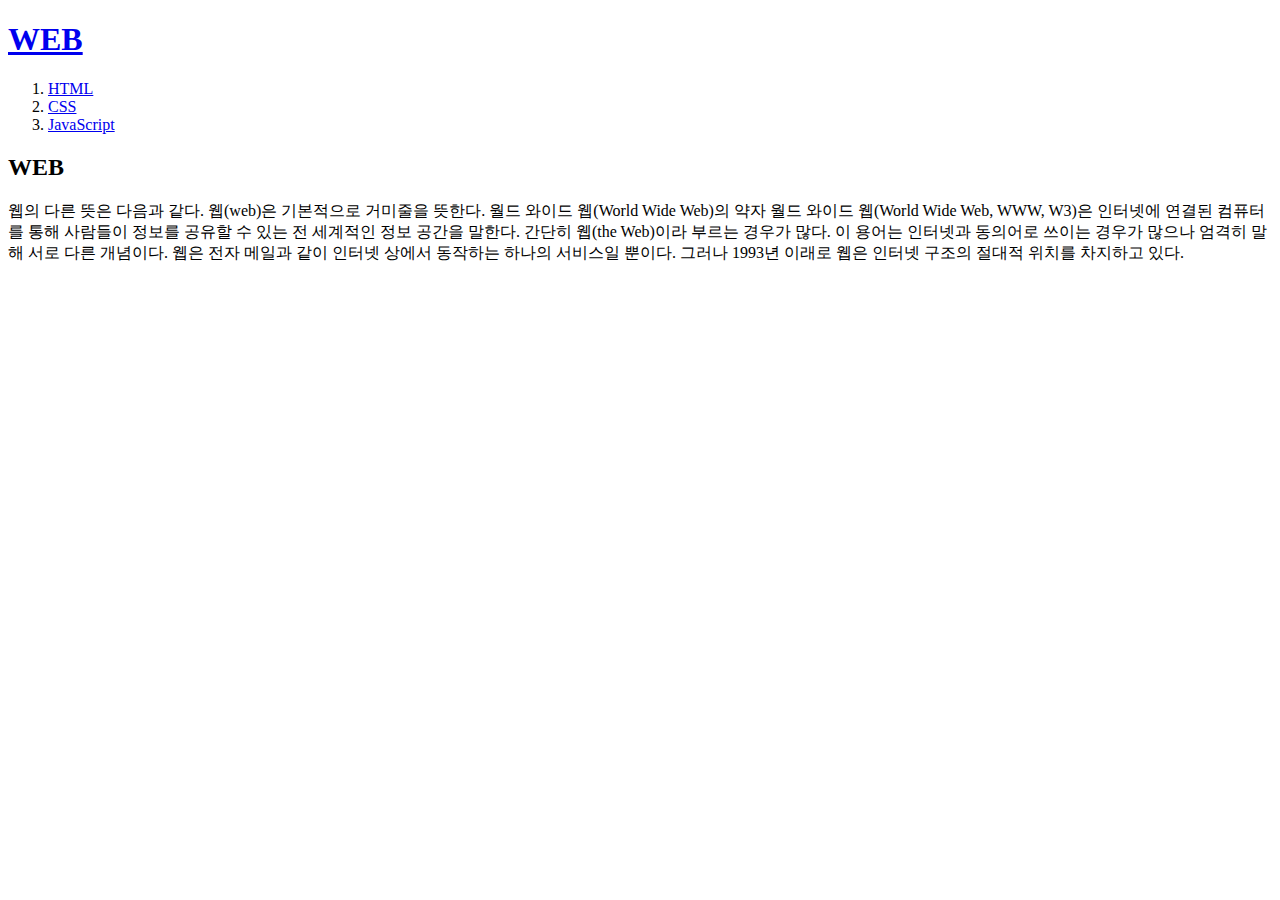
<file: index.html>
<!doctype html>
<html>
<head>
  <title>WEB1 - Hello</title>
  <meta charset="utf-8">
</head>
<body>
  <h1><a href="index.html">WEB</a></h1>
  <ol>
    <li><a href="1.html">HTML</a></li>
    <li><a href="2.html">CSS</a></li>
    <li><a href="3.html">JavaScript</a></li>
</ol>

<h2>WEB</h2>
<p>웹의 다른 뜻은 다음과 같다.
웹(web)은 기본적으로 거미줄을 뜻한다.
월드 와이드 웹(World Wide Web)의 약자
월드 와이드 웹(World Wide Web, WWW, W3)은 인터넷에 연결된 컴퓨터를 통해 사람들이 정보를 공유할 수 있는 전 세계적인 정보 공간을 말한다. 간단히 웹(the Web)이라 부르는 경우가 많다. 이 용어는 인터넷과 동의어로 쓰이는 경우가 많으나 엄격히 말해 서로 다른 개념이다. 웹은 전자 메일과 같이 인터넷 상에서 동작하는 하나의 서비스일 뿐이다. 그러나 1993년 이래로 웹은 인터넷 구조의 절대적 위치를 차지하고 있다.
</html>
</file>
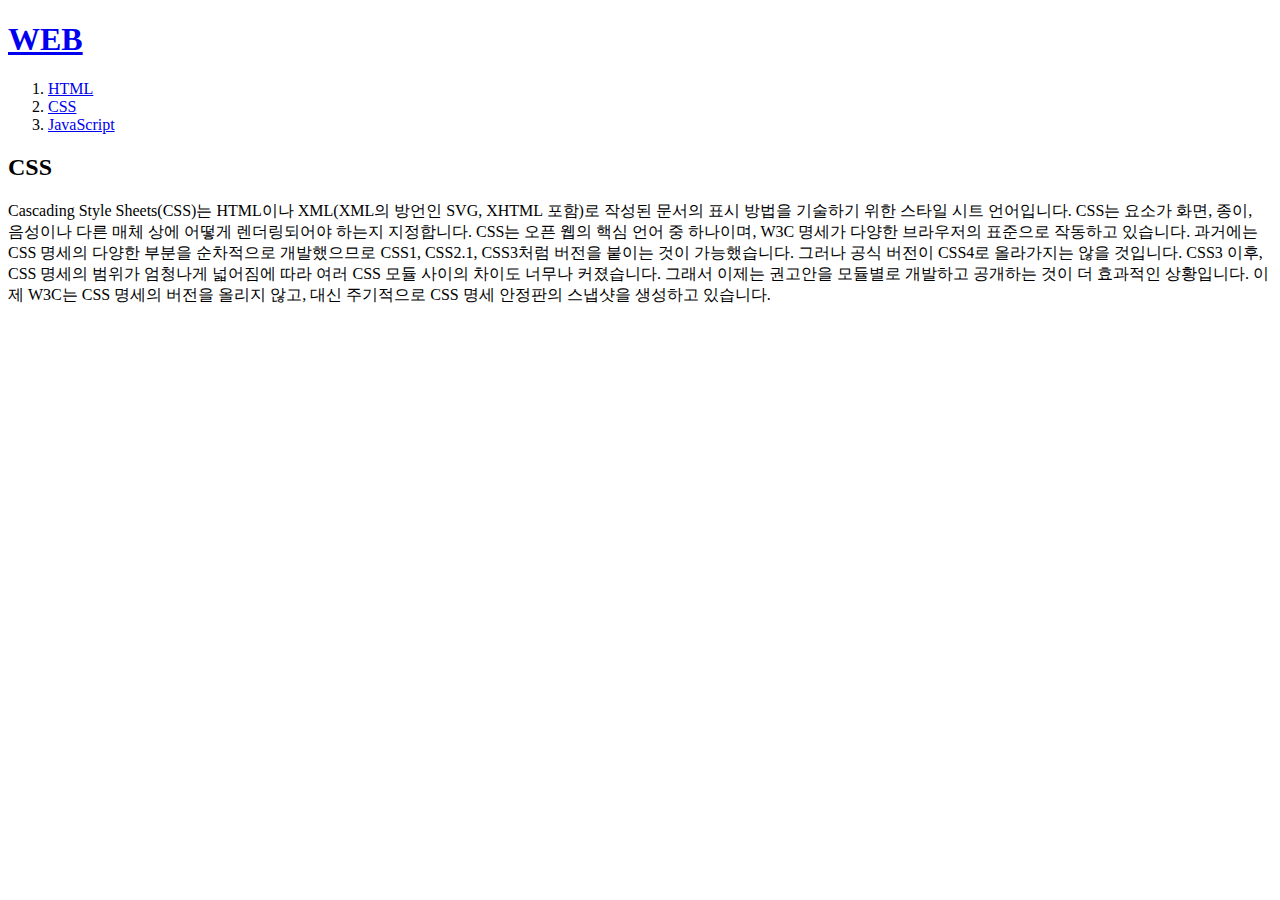
<file: 2.html>
<!doctype html>
<html>
<head>
  <title>WEB1 - CSS</title>
  <meta charset="utf-8">
</head>
<body>
  <h1><a href="index.html">WEB</a></h1>
  <ol>
    <li><a href="1.html">HTML</a></li>
    <li><a href="2.html">CSS</a></li>
    <li><a href="3.html">JavaScript</a></li>
</ol>

<h2>CSS</h2>
<p>Cascading Style Sheets(CSS)는 HTML이나 XML(XML의 방언인 SVG, XHTML 포함)로 작성된 문서의 표시 방법을 기술하기 위한 스타일 시트 언어입니다. CSS는 요소가 화면, 종이, 음성이나 다른 매체 상에 어떻게 렌더링되어야 하는지 지정합니다.
CSS는 오픈 웹의 핵심 언어 중 하나이며, W3C 명세가 다양한 브라우저의 표준으로 작동하고 있습니다. 과거에는 CSS 명세의 다양한 부분을 순차적으로 개발했으므로 CSS1, CSS2.1, CSS3처럼 버전을 붙이는 것이 가능했습니다. 그러나 공식 버전이 CSS4로 올라가지는 않을 것입니다.
CSS3 이후, CSS 명세의 범위가 엄청나게 넓어짐에 따라 여러 CSS 모듈 사이의 차이도 너무나 커졌습니다. 그래서 이제는 권고안을 모듈별로 개발하고 공개하는 것이 더 효과적인 상황입니다. 이제 W3C는 CSS 명세의 버전을 올리지 않고, 대신 주기적으로 CSS 명세 안정판의 스냅샷을 생성하고 있습니다.
</P>
</body>
</html>
</file>
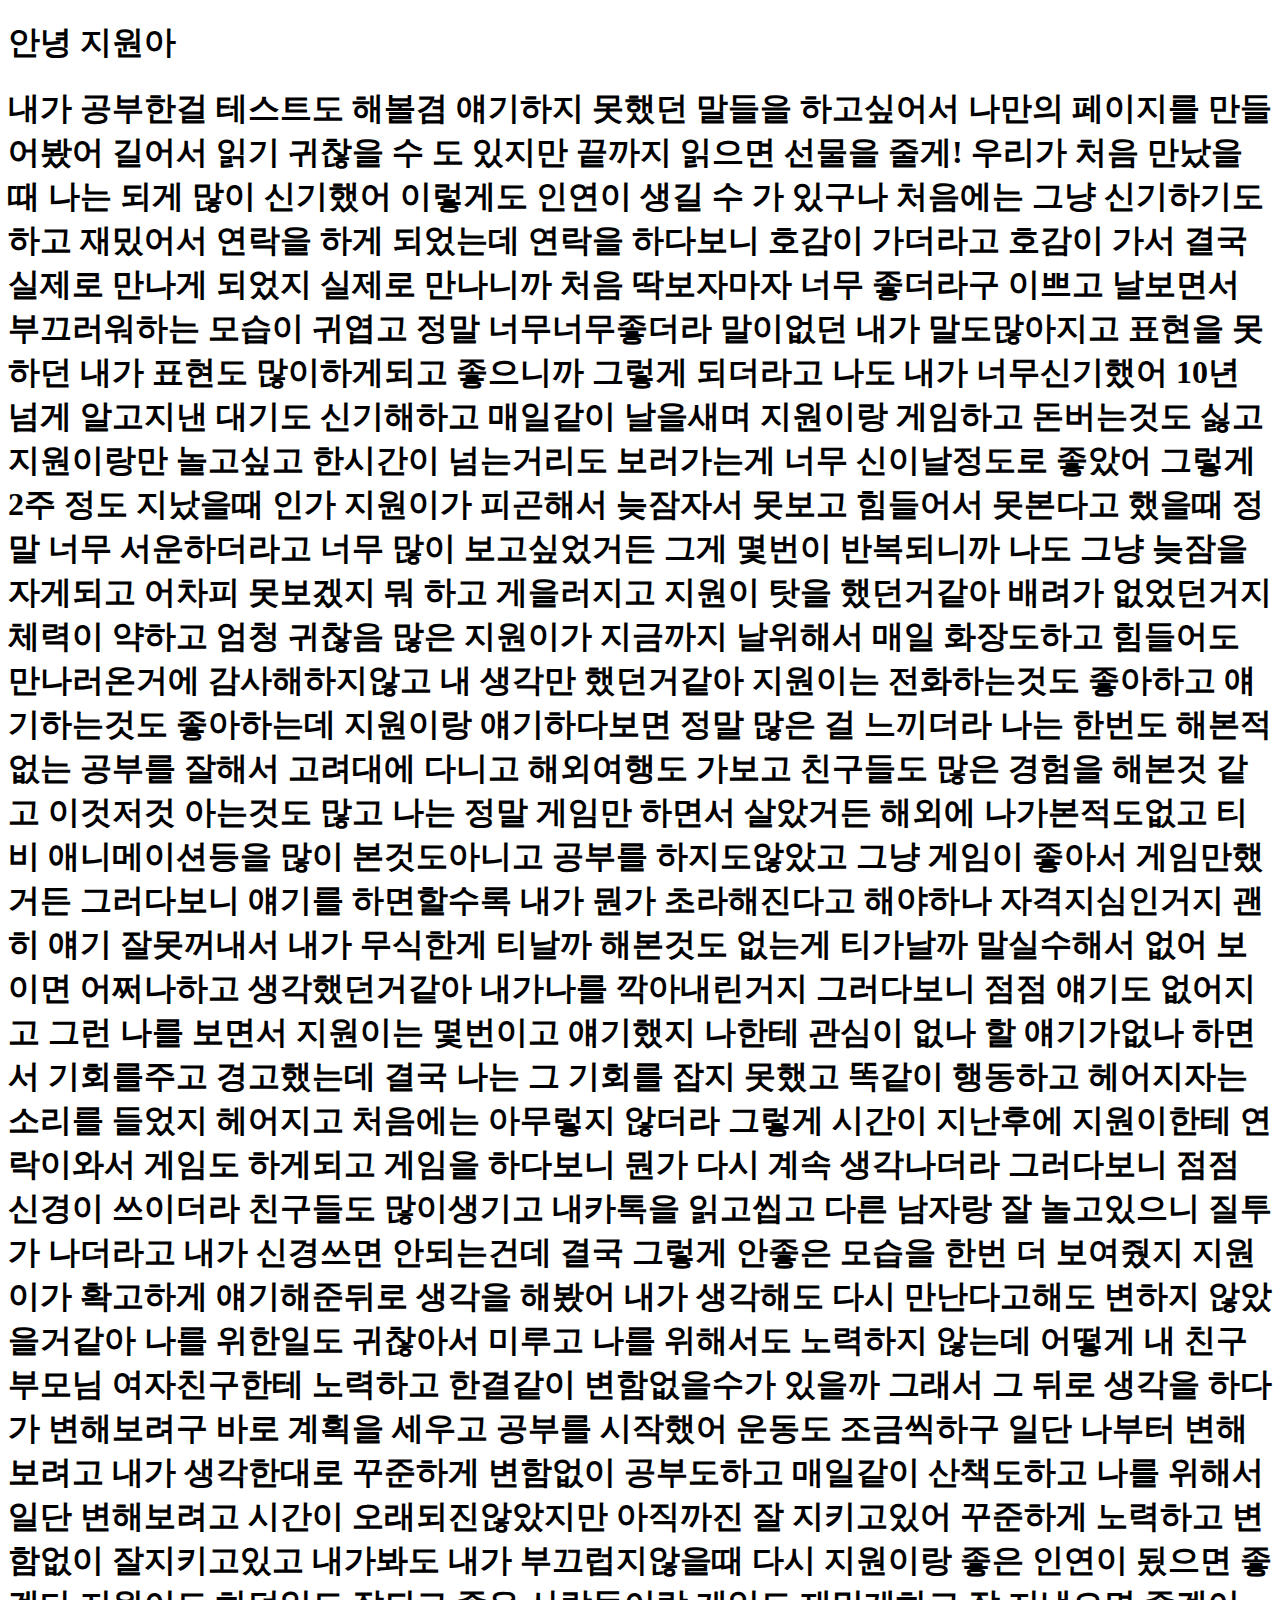
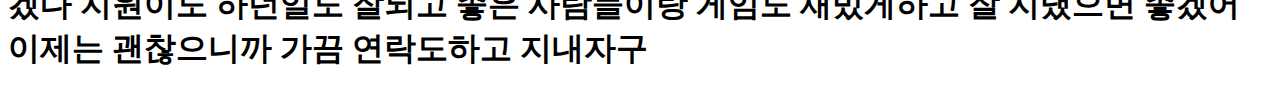
<file: letter.html>
<!DOCTYPE html>
<html>
  <head>
    <meta charset="utf-8">
    <title></title>
  </head>
  <body>
    <h1>안녕 지원아<h1>
내가 공부한걸 테스트도 해볼겸 얘기하지 못했던 말들을 하고싶어서 나만의 페이지를 만들어봤어 길어서 읽기 귀찮을 수 도 있지만 끝까지 읽으면 선물을 줄게! 우리가 처음 만났을때 나는 되게 많이 신기했어 이렇게도 인연이 생길 수 가 있구나
처음에는 그냥 신기하기도하고 재밌어서 연락을 하게 되었는데
연락을 하다보니 호감이 가더라고 호감이 가서 결국 실제로 만나게 되었지 실제로 만나니까 처음 딱보자마자 너무 좋더라구 이쁘고 날보면서 부끄러워하는 모습이 귀엽고 정말 너무너무좋더라
말이없던 내가 말도많아지고 표현을 못하던 내가 표현도 많이하게되고 좋으니까 그렇게 되더라고 나도 내가 너무신기했어 10년 넘게 알고지낸 대기도 신기해하고 매일같이 날을새며 지원이랑 게임하고 돈버는것도 싫고 지원이랑만 놀고싶고 한시간이 넘는거리도 보러가는게 너무 신이날정도로 좋았어 그렇게 2주 정도 지났을때 인가 지원이가 피곤해서 늦잠자서 못보고 힘들어서 못본다고 했을때 정말 너무 서운하더라고 너무 많이 보고싶었거든
그게 몇번이 반복되니까 나도 그냥 늦잠을 자게되고 어차피 못보겠지 뭐 하고 게을러지고 지원이 탓을 했던거같아 배려가 없었던거지 체력이 약하고 엄청 귀찮음 많은 지원이가 지금까지 날위해서 매일 화장도하고 힘들어도 만나러온거에 감사해하지않고 내 생각만 했던거같아 지원이는 전화하는것도 좋아하고 얘기하는것도 좋아하는데 지원이랑 얘기하다보면 정말 많은 걸 느끼더라 나는 한번도 해본적없는 공부를 잘해서 고려대에 다니고 해외여행도 가보고 친구들도 많은 경험을 해본것 같고 이것저것 아는것도 많고 나는 정말 게임만 하면서 살았거든 해외에 나가본적도없고 티비 애니메이션등을 많이 본것도아니고 공부를 하지도않았고 그냥 게임이 좋아서 게임만했거든 그러다보니 얘기를 하면할수록 내가 뭔가 초라해진다고 해야하나 자격지심인거지 괜히 얘기 잘못꺼내서 내가 무식한게 티날까 해본것도 없는게 티가날까 말실수해서 없어 보이면 어쩌나하고 생각했던거같아 내가나를 깍아내린거지 그러다보니 점점 얘기도 없어지고 그런 나를 보면서 지원이는 몇번이고 얘기했지 나한테 관심이 없나 할 얘기가없나 하면서 기회를주고 경고했는데 결국 나는 그 기회를 잡지 못했고 똑같이 행동하고 헤어지자는 소리를 들었지 헤어지고 처음에는 아무렇지 않더라 그렇게 시간이 지난후에 지원이한테 연락이와서 게임도 하게되고 게임을 하다보니 뭔가 다시 계속 생각나더라
그러다보니 점점 신경이 쓰이더라 친구들도 많이생기고 내카톡을 읽고씹고 다른 남자랑 잘 놀고있으니 질투가 나더라고 내가 신경쓰면 안되는건데 결국 그렇게 안좋은 모습을 한번 더 보여줬지 지원이가 확고하게 얘기해준뒤로 생각을 해봤어 내가 생각해도 다시 만난다고해도 변하지 않았을거같아 나를 위한일도 귀찮아서 미루고 나를 위해서도 노력하지 않는데 어떻게 내 친구 부모님 여자친구한테 노력하고 한결같이 변함없을수가 있을까 그래서 그 뒤로 생각을 하다가 변해보려구 바로 계획을 세우고 공부를 시작했어 운동도 조금씩하구 일단 나부터 변해보려고 내가 생각한대로 꾸준하게 변함없이 공부도하고 매일같이 산책도하고 나를 위해서 일단 변해보려고 시간이 오래되진않았지만 아직까진 잘 지키고있어 꾸준하게 노력하고 변함없이 잘지키고있고 내가봐도 내가 부끄럽지않을때 다시 지원이랑 좋은 인연이 됬으면 좋겠다 지원이도 하던일도 잘되고 좋은 사람들이랑 게임도 재밌게하고 잘 지냈으면 좋겠어 이제는 괜찮으니까 가끔 연락도하고 지내자구



  </body>
</html>
</file>
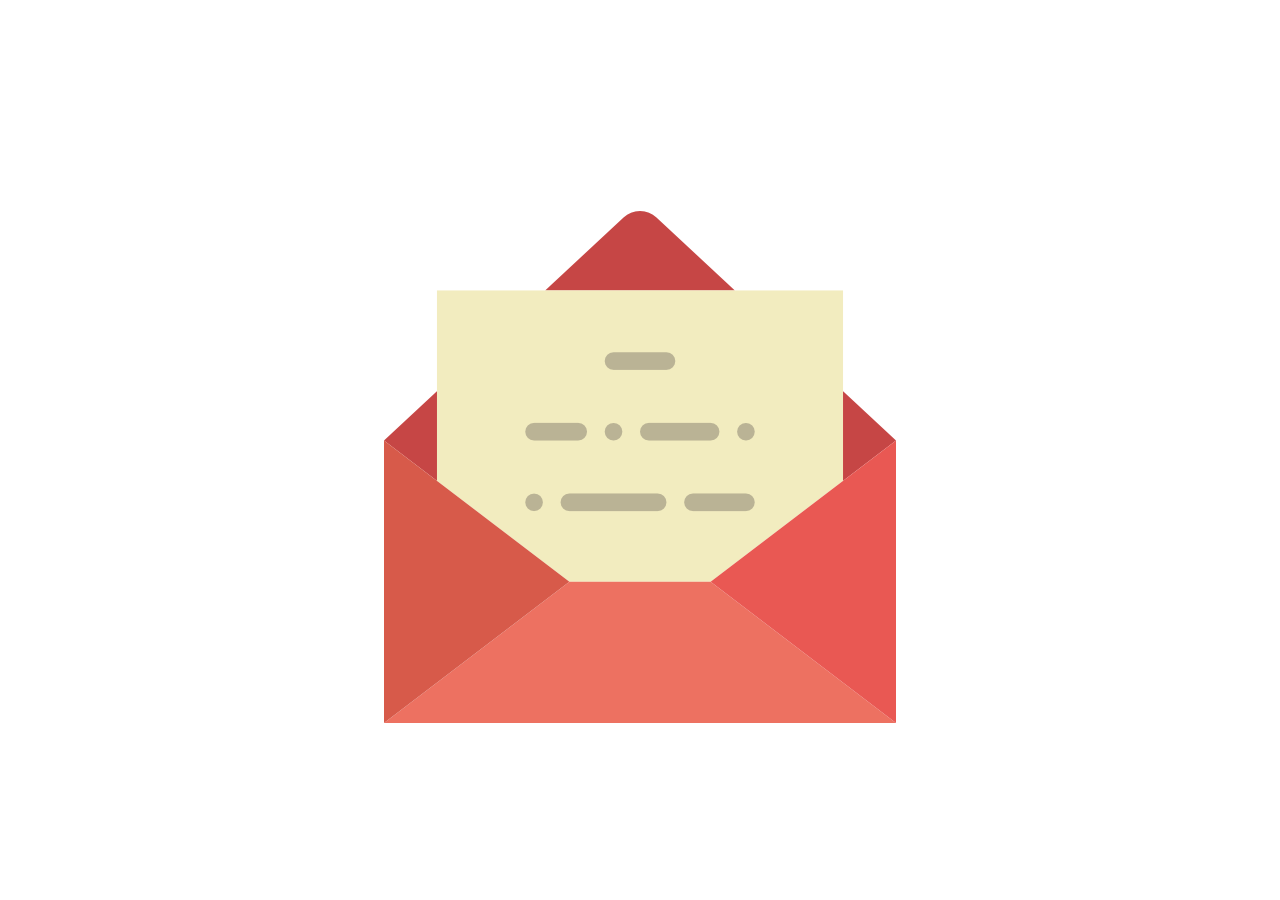
<file: mypage.html>
<!DOCTYPE html>
<html>
  <head>
    <meta charset="utf-8">
    <title>나의 첫 페이지</title>
<style>
h1{
  position: absolute;
  left: 50%;
  top: 50%;
  transform: translate(-50%, -50%);
}
</style>

  </head>
  <body>
  <h1> <a href="letter.html"><img src="bo.png"></a></h1>

</audio>
  </body>

</html>
</file>
